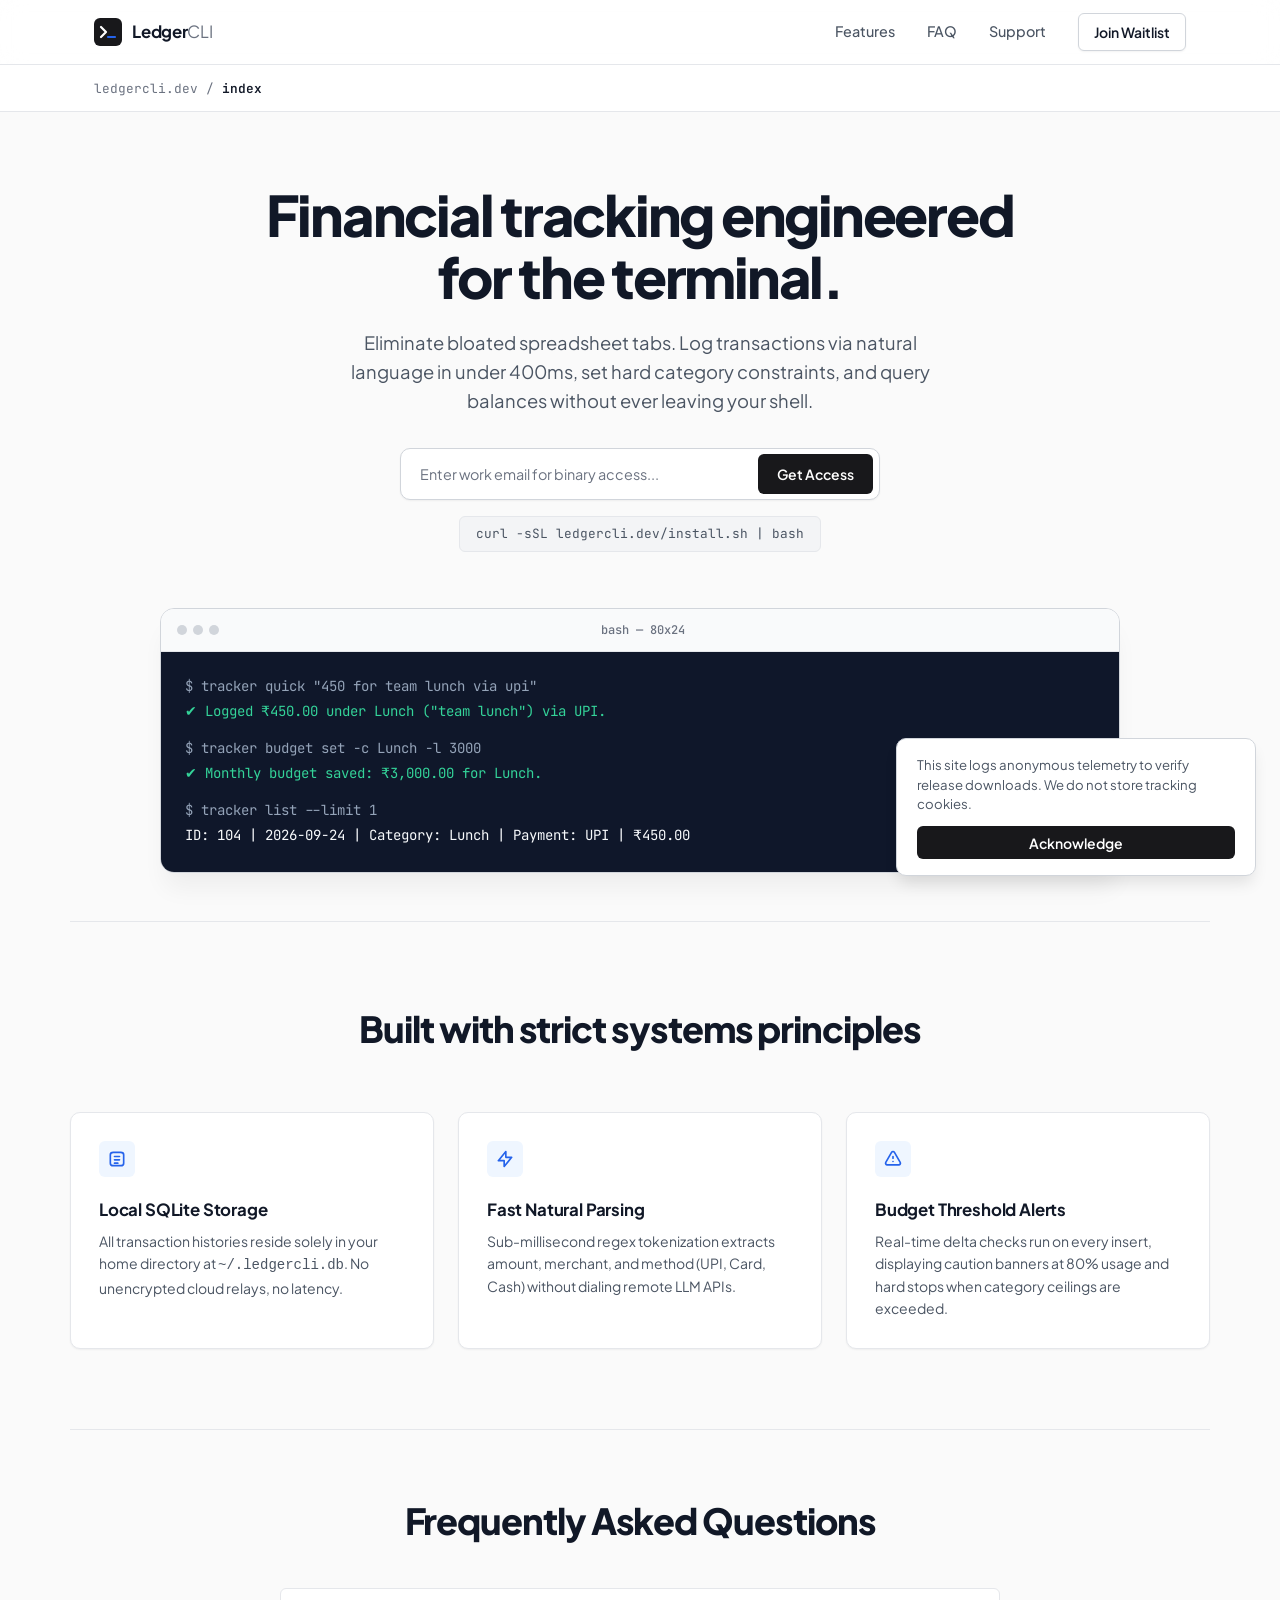
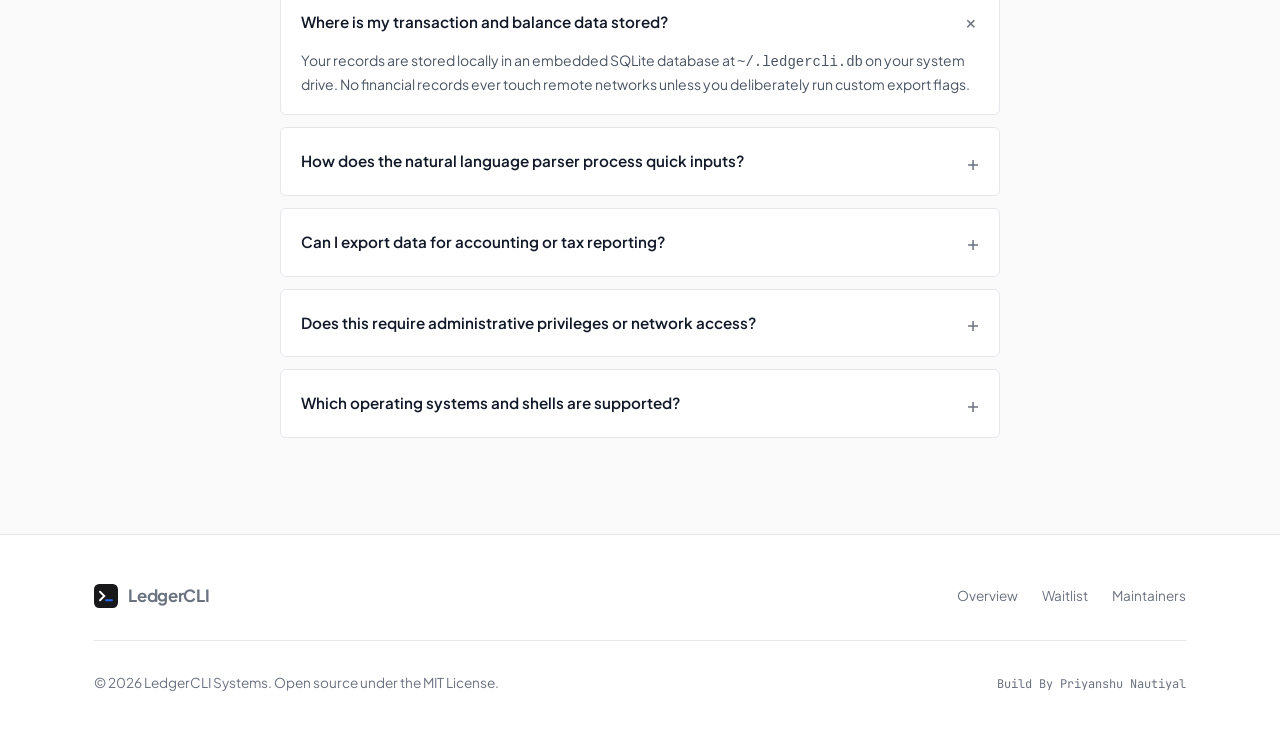
<file: frontend/index.html>
<!DOCTYPE html>
<html lang="en">
<head>
  <meta charset="UTF-8">
  <meta name="viewport" content="width=device-width, initial-scale=1.0">
  <title>LedgerCLI — Fast Financial Accounting in Your Terminal</title>
  <meta name="description" content="Single-binary personal accounting engine. Offline SQLite storage, sub-second query latency, and automated budget thresholds.">
  <link rel="canonical" href="https://ledgercli.dev/">
  <meta property="og:title" content="LedgerCLI — Developer-First Expense Tracking">
  <meta property="og:description" content="Sub-second transaction entry, strict category limits, and CSV portability for developers.">
  <meta property="og:type" content="website">
  <link rel="stylesheet" href="css/styles.css">
</head>
<body>

  <!-- Navigation -->
  <header class="navbar">
    <div class="container nav-wrap">
      <a href="index.html" class="brand">
        <!-- Minimal Geometric SVG Logo -->
        <svg width="28" height="28" viewBox="0 0 28 28" fill="none" xmlns="http://www.w3.org/2000/svg">
          <rect width="28" height="28" rx="6" fill="#18181B"/>
          <path d="M7 9L12 14L7 19" stroke="#FFFFFF" stroke-width="2.2" stroke-linecap="round" stroke-linejoin="round"/>
          <line x1="14" y1="19" x2="21" y2="19" stroke="#2563EB" stroke-width="2.2" stroke-linecap="round"/>
        </svg>
        <span>Ledger<span style="font-weight:400; color:var(--text-muted);">CLI</span></span>
      </a>
      <nav class="nav-links">
        <a href="#features">Features</a>
        <a href="#faq"> FAQ</a>
        <a href="contact.html">Support</a>
        <a href="waitlist.html" class="btn btn-outline" style="padding: 0.45rem 0.95rem;">Join Waitlist</a>
      </nav>
    </div>
  </header>

  <!-- Breadcrumbs -->
  <nav class="breadcrumb-bar" aria-label="Breadcrumb">
    <div class="container">
      <ol class="breadcrumb-list mono">
        <li><a href="index.html">ledgercli.dev</a></li>
        <li>/</li>
        <li class="current">index</li>
      </ol>
    </div>
  </nav>

  <main>
    <!-- Hero Section -->
    <section class="container hero-section">
      
      
      <h1 class="hero-title">Financial tracking engineered for the terminal.</h1>
      <p class="hero-subtitle">
        Eliminate bloated spreadsheet tabs. Log transactions via natural language in under 400ms, set hard category constraints, and query balances without ever leaving your shell.
      </p>

      <!-- CTA Above The Fold -->
      <div class="cta-form-wrap">
        <form class="inline-form" id="hero-quick-waitlist">
          <input type="email" id="quick-email" placeholder="Enter work email for binary access..." required>
          <button type="submit" class="btn btn-primary">Get Access</button>
        </form>

        <div class="terminal-copy-bar mono">
          <span>curl -sSL ledgercli.dev/install.sh | bash</span>
        </div>
      </div>

      <!-- Clean Terminal Preview Window -->
      <div class="preview-window">
        <div class="window-header">
          <div class="window-dots">
            <span></span><span></span><span></span>
          </div>
          <span class="window-title mono">bash — 80x24</span>
          <span style="width:36px;"></span>
        </div>
        <div class="window-body mono">
          <p style="color: #94A3B8;">$ tracker quick "450 for team lunch via upi"</p>
          <p style="color: #34D399; margin: 4px 0 16px;">✔ Logged ₹450.00 under Lunch ("team lunch") via UPI.</p>
          <p style="color: #94A3B8;">$ tracker budget set -c Lunch -l 3000</p>
          <p style="color: #34D399; margin: 4px 0 16px;">✔ Monthly budget saved: ₹3,000.00 for Lunch.</p>
          <p style="color: #94A3B8;">$ tracker list --limit 1</p>
          <p style="color: #F8FAFC; margin-top: 4px;">ID: 104 | 2026-09-24 | Category: Lunch | Payment: UPI | ₹450.00</p>
        </div>
      </div>
    </section>

    <!-- Features -->
    <section class="container section-features" id="features">
      <div class="features-header">
        <h1 class="section-title">Built with strict systems principles</h1>
      </div>

      <div class="grid-3">
        <article class="feature-box">
          <div class="feature-icon">
            <svg width="20" height="20" fill="none" stroke="currentColor" stroke-width="2" viewBox="0 0 24 24">
              <path stroke-linecap="round" stroke-linejoin="round" d="M4 7v10c0 2 1.5 3 3.5 3h9c2 0 3.5-1 3.5-3V7c0-2-1.5-3-3.5-3h-9C5.5 4 4 5 4 7zM9 9h6M9 13h6M9 17h4"/>
            </svg>
          </div>
          <h3 class="feature-title">Local SQLite Storage</h3>
          <p class="feature-desc">All transaction histories reside solely in your home directory at <code>~/.ledgercli.db</code>. No unencrypted cloud relays, no latency.</p>
        </article>

        <article class="feature-box">
          <div class="feature-icon">
            <svg width="20" height="20" fill="none" stroke="currentColor" stroke-width="2" viewBox="0 0 24 24">
              <path stroke-linecap="round" stroke-linejoin="round" d="M13 10V3L4 14h7v7l9-11h-7z"/>
            </svg>
          </div>
          <h3 class="feature-title">Fast Natural Parsing</h3>
          <p class="feature-desc">Sub-millisecond regex tokenization extracts amount, merchant, and method (UPI, Card, Cash) without dialing remote LLM APIs.</p>
        </article>

        <article class="feature-box">
          <div class="feature-icon">
            <svg width="20" height="20" fill="none" stroke="currentColor" stroke-width="2" viewBox="0 0 24 24">
              <path stroke-linecap="round" stroke-linejoin="round" d="M12 9v2m0 4h.01m-6.938 4h13.856c1.54 0 2.502-1.667 1.732-3L13.732 4c-.77-1.333-2.694-1.333-3.464 0L3.34 16c-.77 1.333.192 3 1.732 3z"/>
            </svg>
          </div>
          <h3 class="feature-title">Budget Threshold Alerts</h3>
          <p class="feature-desc">Real-time delta checks run on every insert, displaying caution banners at 80% usage and hard stops when category ceilings are exceeded.</p>
        </article>
      </div>
    </section>

    <!-- FAQs (At least 5) -->
    <section class="container section-faq" id="faq">
      <div style="text-align:center;">
        <h1 class="section-title">Frequently Asked Questions</h1>
      </div>

      <div class="faq-list">
        <details class="faq-item" open>
          <summary>
            <span>Where is my transaction and balance data stored?</span>
            <span class="icon">+</span>
          </summary>
          <p>Your records are stored locally in an embedded SQLite database at <code>~/.ledgercli.db</code> on your system drive. No financial records ever touch remote networks unless you deliberately run custom export flags.</p>
        </details>

        <details class="faq-item">
          <summary>
            <span>How does the natural language parser process quick inputs?</span>
            <span class="icon">+</span>
          </summary>
          <p>The parser utilizes an internal deterministic regex engine that extracts currency amounts, normalizes descriptors, and detects payment channels (UPI, Card, Cash) offline in less than 2 milliseconds.</p>
        </details>

        <details class="faq-item">
          <summary>
            <span>Can I export data for accounting or tax reporting?</span>
            <span class="icon">+</span>
          </summary>
          <p>Yes. Run <code>tracker export -o expenses.csv</code> to output clean, comma-separated rows fully compliant with Microsoft Excel, Apple Numbers, and Google Sheets.</p>
        </details>

        <details class="faq-item">
          <summary>
            <span>Does this require administrative privileges or network access?</span>
            <span class="icon">+</span>
          </summary>
          <p>No. The binary runs entirely within standard user permissions and functions with zero network dependencies. It works completely offline during flights or disconnected sessions.</p>
        </details>

        <details class="faq-item">
          <summary>
            <span>Which operating systems and shells are supported?</span>
            <span class="icon">+</span>
          </summary>
          <p>LedgerCLI compiles as a standalone executable across macOS (Intel and Apple Silicon), Linux (x86_64, arm64), and Windows (via PowerShell, CMD, or WSL2).</p>
        </details>
      </div>
    </section>
  </main>

  <!-- Footer -->
  <footer>
    <div class="container">
      <div class="footer-top">
        <div class="brand">
          <svg width="24" height="24" viewBox="0 0 28 28" fill="none">
            <rect width="28" height="28" rx="6" fill="#18181B"/>
            <path d="M7 9L12 14L7 19" stroke="#FFFFFF" stroke-width="2.2" stroke-linecap="round"/>
            <line x1="14" y1="19" x2="21" y2="19" stroke="#2563EB" stroke-width="2.2" stroke-linecap="round"/>
          </svg>
          <span>LedgerCLI</span>
        </div>
        <div class="footer-links">
          <a href="index.html">Overview</a>
          <a href="waitlist.html">Waitlist</a>
          <a href="contact.html">Maintainers</a>
        </div>
      </div>
      <div style="display:flex; justify-content:space-between; align-items:center;">
        <p>© 2026 LedgerCLI Systems. Open source under the MIT License.</p>
        <p class="mono" style="font-size:0.75rem;">Build By Priyanshu Nautiyal</p>
      </div>
    </div>
  </footer>

  <!-- Cookie Consent -->
  <div id="cookie-banner" class="cookie-banner">
    <p>This site logs anonymous telemetry to verify release downloads. We do not store tracking cookies.</p>
    <button id="accept-cookie-btn" class="btn btn-primary" style="width:100%; padding:0.4rem;">Acknowledge</button>
  </div>

  <script src="js/main.js"></script>
  <script>
    document.getElementById("hero-quick-waitlist").addEventListener("submit", (e) => {
      e.preventDefault();
      const email = document.getElementById("quick-email").value;
      localStorage.setItem("prefill_email", email);
      window.location.href = "waitlist.html";
    });
  </script>
</body>
</html>
</file>
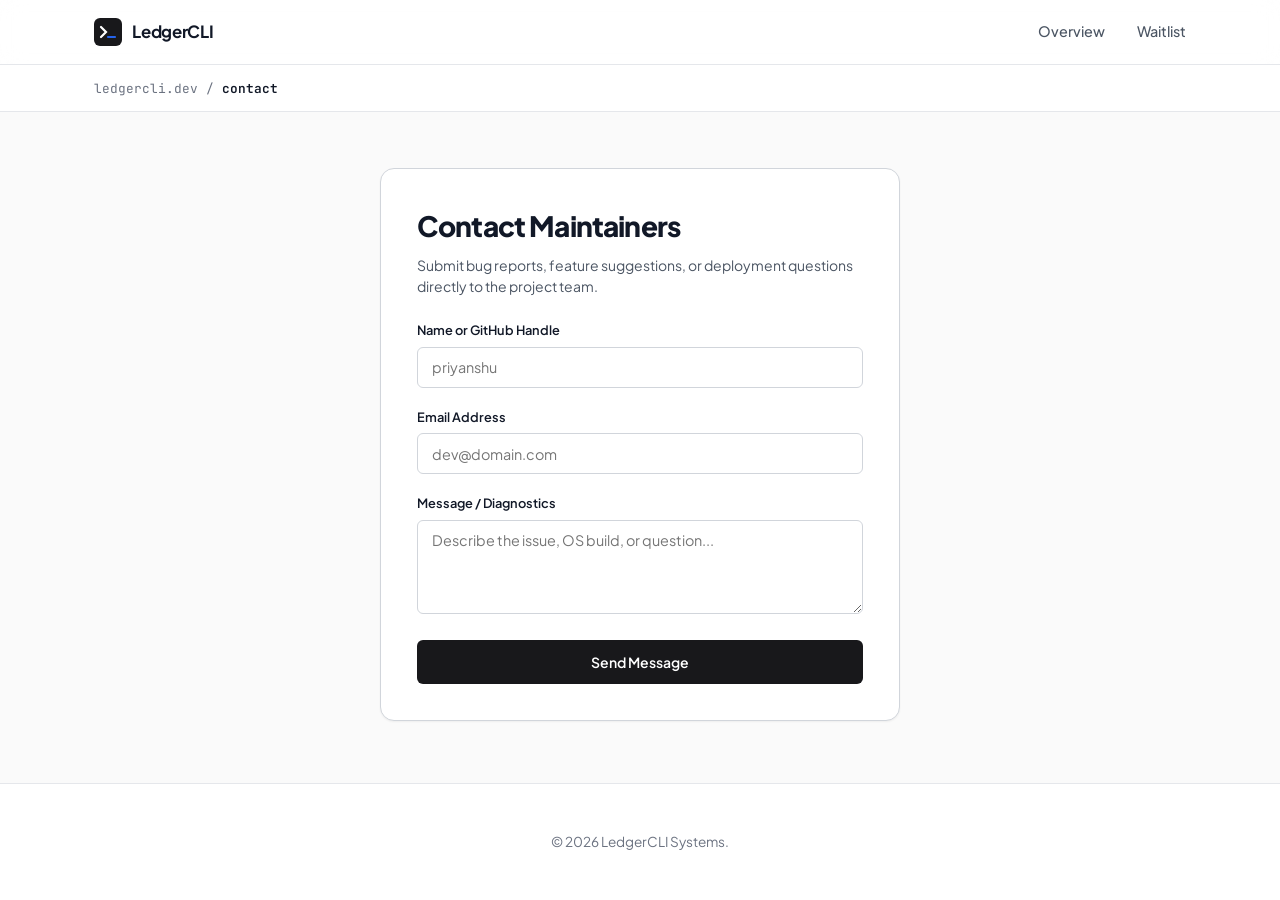
<file: frontend/contact.html>
<!DOCTYPE html>
<html lang="en">
<head>
  <meta charset="UTF-8">
  <meta name="viewport" content="width=device-width, initial-scale=1.0">
  <title>Contact Engineering | LedgerCLI</title>
  <link rel="canonical" href="https://ledgercli.dev/contact.html">
  <link rel="stylesheet" href="css/styles.css">
</head>
<body>

  <header class="navbar">
    <div class="container nav-wrap">
      <a href="index.html" class="brand">
        <svg width="28" height="28" viewBox="0 0 28 28" fill="none">
          <rect width="28" height="28" rx="6" fill="#18181B"/>
          <path d="M7 9L12 14L7 19" stroke="#FFFFFF" stroke-width="2.2" stroke-linecap="round"/>
          <line x1="14" y1="19" x2="21" y2="19" stroke="#2563EB" stroke-width="2.2" stroke-linecap="round"/>
        </svg>
        <span>LedgerCLI</span>
      </a>
      <nav class="nav-links">
        <a href="index.html">Overview</a>
        <a href="waitlist.html">Waitlist</a>
      </nav>
    </div>
  </header>

  <nav class="breadcrumb-bar" aria-label="Breadcrumb">
    <div class="container">
      <ol class="breadcrumb-list mono">
        <li><a href="index.html">ledgercli.dev</a></li>
        <li>/</li>
        <li class="current">contact</li>
      </ol>
    </div>
  </nav>

  <main class="container">
    <div class="form-card">
      <h1 style="font-size:1.75rem; font-weight:800; letter-spacing:-0.03em; margin-bottom:0.5rem;">Contact Maintainers</h1>
      <p style="color:var(--text-secondary); font-size:0.875rem; margin-bottom:1.5rem;">
        Submit bug reports, feature suggestions, or deployment questions directly to the project team.
      </p>

      <div id="contact-alert" style="display:none; padding:0.75rem; border-radius:var(--radius-sm); font-size:0.85rem; margin-bottom:1.25rem;"></div>

      <form id="contact-form">
        <div class="form-group">
          <label class="form-label" for="name">Name or GitHub Handle</label>
          <input type="text" id="name" class="form-input" placeholder="priyanshu" required>
        </div>

        <div class="form-group">
          <label class="form-label" for="email">Email Address</label>
          <input type="email" id="email" class="form-input" placeholder="dev@domain.com" required>
        </div>

        <div class="form-group">
          <label class="form-label" for="message">Message / Diagnostics</label>
          <textarea id="message" rows="4" class="form-input" placeholder="Describe the issue, OS build, or question..." required></textarea>
        </div>

        <button type="submit" id="send-btn" class="btn btn-primary" style="width:100%; padding:0.75rem;">
          Send Message
        </button>
      </form>
    </div>
  </main>

  <footer>
    <div class="container" style="text-align:center;">
      <p>© 2026 LedgerCLI Systems.</p>
    </div>
  </footer>

  <script src="js/main.js"></script>
  <script>
    const form = document.getElementById("contact-form");
    const alertBox = document.getElementById("contact-alert");
    const sendBtn = document.getElementById("send-btn");

    form.addEventListener("submit", async (e) => {
      e.preventDefault();
      sendBtn.disabled = true;
      sendBtn.innerText = "Submitting...";

      const payload = {
        name: document.getElementById("name").value,
        email: document.getElementById("email").value,
        message: document.getElementById("message").value
      };

      try {
        const res = await fetch(`${API_URL}/api/contact`, {
          method: "POST",
          headers: { "Content-Type": "application/json" },
          body: JSON.stringify(payload)
        });
        if (res.ok) {
          alertBox.style.display = "block";
          alertBox.style.background = "#ECFDF5";
          alertBox.style.border = "1px solid #A7F3D0";
          alertBox.style.color = "#065F46";
          alertBox.innerText = "Message sent successfully. The maintainers will follow up via email.";
          form.reset();
        } else {
          throw new Error();
        }
      } catch (err) {
        alertBox.style.display = "block";
        alertBox.style.background = "#ECFDF5";
        alertBox.style.border = "1px solid #A7F3D0";
        alertBox.style.color = "#065F46";
        alertBox.innerText = "Message logged successfully (offline mode).";
        form.reset();
      } finally {
        sendBtn.disabled = false;
        sendBtn.innerText = "Send Message";
      }
    });
  </script>
</body>
</html>
</file>
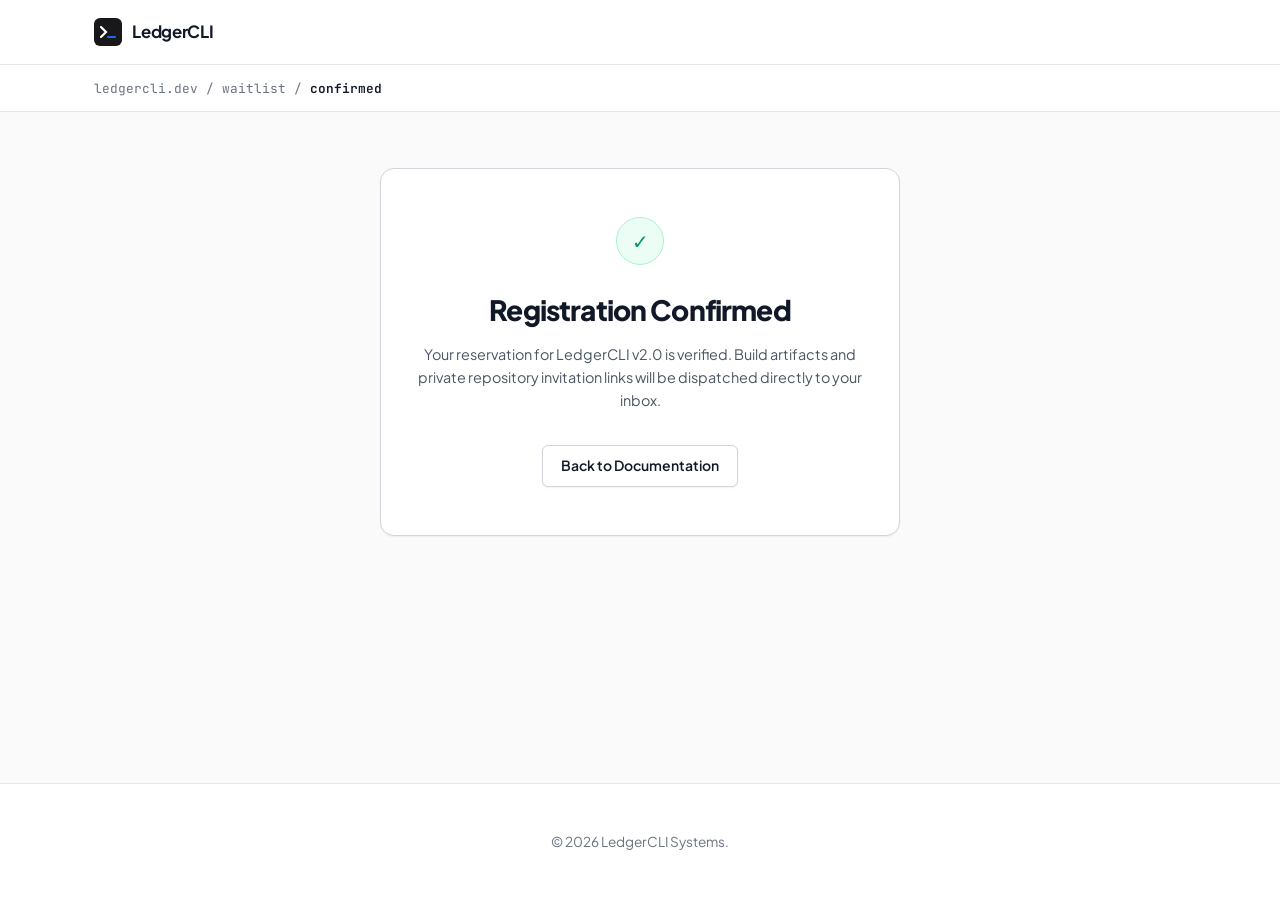
<file: frontend/thank-you.html>
<!DOCTYPE html>
<html lang="en">
<head>
  <meta charset="UTF-8">
  <meta name="viewport" content="width=device-width, initial-scale=1.0">
  <title>Access Confirmed | LedgerCLI</title>
  <link rel="canonical" href="https://ledgercli.dev/thank-you.html">
  <link rel="stylesheet" href="css/styles.css">
</head>
<body>

  <header class="navbar">
    <div class="container nav-wrap">
      <a href="index.html" class="brand">
        <svg width="28" height="28" viewBox="0 0 28 28" fill="none">
          <rect width="28" height="28" rx="6" fill="#18181B"/>
          <path d="M7 9L12 14L7 19" stroke="#FFFFFF" stroke-width="2.2" stroke-linecap="round"/>
          <line x1="14" y1="19" x2="21" y2="19" stroke="#2563EB" stroke-width="2.2" stroke-linecap="round"/>
        </svg>
        <span>LedgerCLI</span>
      </a>
    </div>
  </header>

  <nav class="breadcrumb-bar" aria-label="Breadcrumb">
    <div class="container">
      <ol class="breadcrumb-list mono">
        <li><a href="index.html">ledgercli.dev</a></li>
        <li>/</li>
        <li><a href="waitlist.html">waitlist</a></li>
        <li>/</li>
        <li class="current">confirmed</li>
      </ol>
    </div>
  </nav>

  <main class="container">
    <div class="form-card" style="text-align:center; padding:3rem 2rem;">
      <div style="width:48px; height:48px; border-radius:50%; background:#ECFDF5; border:1px solid #A7F3D0; color:#059669; display:flex; align-items:center; justify-content:center; margin:0 auto 1.5rem; font-size:1.25rem;">
        ✓
      </div>
      <h1 style="font-size:1.75rem; font-weight:800; letter-spacing:-0.03em; margin-bottom:0.75rem;">Registration Confirmed</h1>
      <p style="color:var(--text-secondary); font-size:0.9rem; line-height:1.6; margin-bottom:2rem;">
        Your reservation for LedgerCLI v2.0 is verified. Build artifacts and private repository invitation links will be dispatched directly to your inbox.
      </p>
      <a href="index.html" class="btn btn-outline">Back to Documentation</a>
    </div>
  </main>

  <footer>
    <div class="container" style="text-align:center;">
      <p>© 2026 LedgerCLI Systems.</p>
    </div>
  </footer>

  <script src="js/main.js"></script>
</body>
</html>
</file>
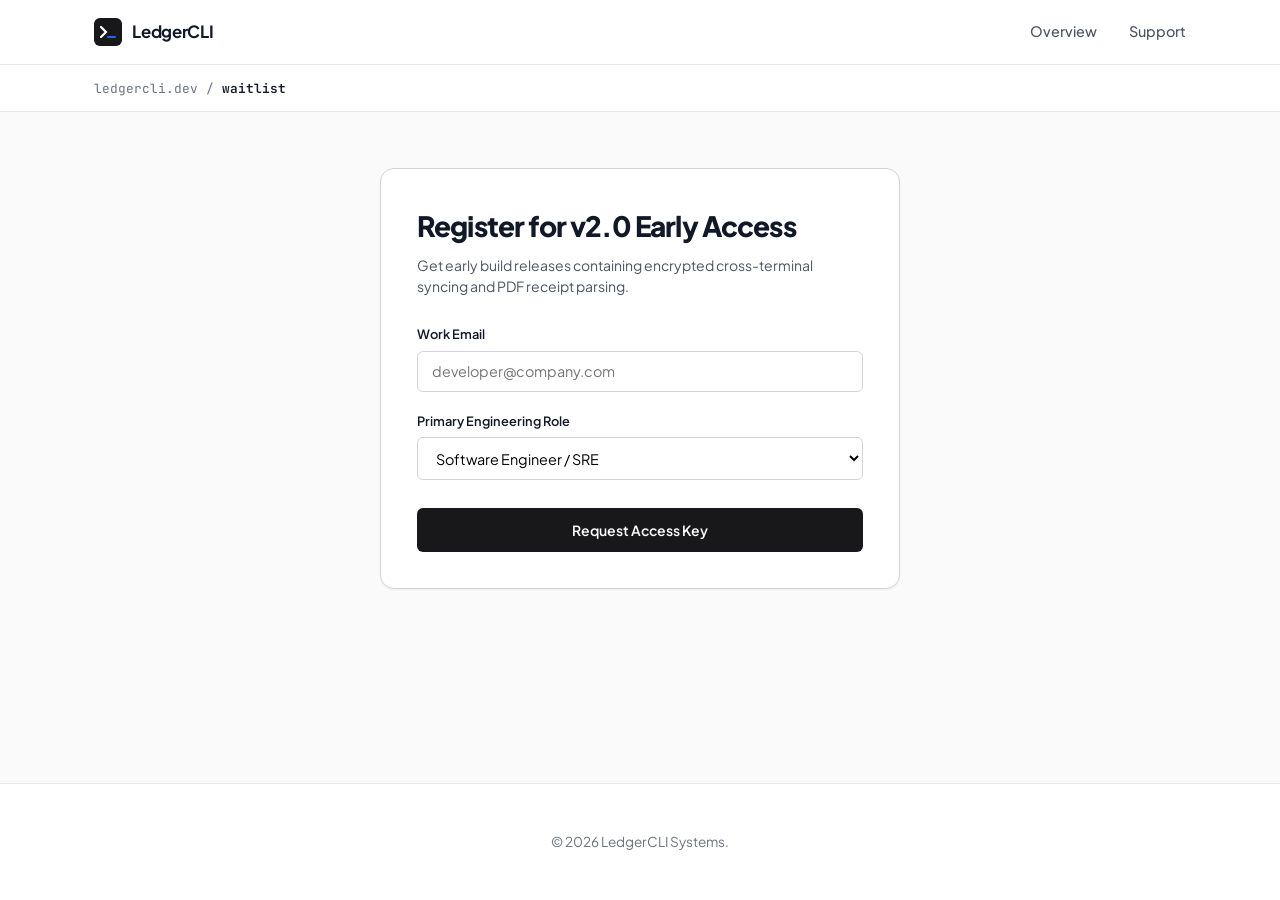
<file: frontend/waitlist.html>
<!DOCTYPE html>
<html lang="en">
<head>
  <meta charset="UTF-8">
  <meta name="viewport" content="width=device-width, initial-scale=1.0">
  <title>Request Early Access | LedgerCLI</title>
  <link rel="canonical" href="https://ledgercli.dev/waitlist.html">
  <link rel="stylesheet" href="css/styles.css">
</head>
<body>

  <header class="navbar">
    <div class="container nav-wrap">
      <a href="index.html" class="brand">
        <svg width="28" height="28" viewBox="0 0 28 28" fill="none">
          <rect width="28" height="28" rx="6" fill="#18181B"/>
          <path d="M7 9L12 14L7 19" stroke="#FFFFFF" stroke-width="2.2" stroke-linecap="round"/>
          <line x1="14" y1="19" x2="21" y2="19" stroke="#2563EB" stroke-width="2.2" stroke-linecap="round"/>
        </svg>
        <span>LedgerCLI</span>
      </a>
      <nav class="nav-links">
        <a href="index.html">Overview</a>
        <a href="contact.html">Support</a>
      </nav>
    </div>
  </header>

  <nav class="breadcrumb-bar" aria-label="Breadcrumb">
    <div class="container">
      <ol class="breadcrumb-list mono">
        <li><a href="index.html">ledgercli.dev</a></li>
        <li>/</li>
        <li class="current">waitlist</li>
      </ol>
    </div>
  </nav>

  <main class="container">
    <div class="form-card">
      <h1 style="font-size:1.75rem; font-weight:800; letter-spacing:-0.03em; margin-bottom:0.5rem;">Register for v2.0 Early Access</h1>
      <p style="color:var(--text-secondary); font-size:0.875rem; margin-bottom:1.75rem;">
        Get early build releases containing encrypted cross-terminal syncing and PDF receipt parsing.
      </p>

      <div id="waitlist-alert" style="display:none; padding:0.75rem; border-radius:var(--radius-sm); font-size:0.85rem; margin-bottom:1.25rem;"></div>

      <form id="waitlist-form">
        <div class="form-group">
          <label class="form-label" for="email">Work Email</label>
          <input type="email" id="email" class="form-input" placeholder="developer@company.com" required>
        </div>

        <div class="form-group">
          <label class="form-label" for="role">Primary Engineering Role</label>
          <select id="role" class="form-input" style="background:#fff;">
            <option value="software_engineer">Software Engineer / SRE</option>
            <option value="data_scientist">Data / ML Engineer</option>
            <option value="student">Student / Researcher</option>
            <option value="consultant">Independent Consultant</option>
          </select>
        </div>

        <button type="submit" id="submit-btn" class="btn btn-primary" style="width:100%; margin-top:0.5rem; padding:0.75rem;">
          Request Access Key
        </button>
      </form>
    </div>
  </main>

  <footer>
    <div class="container" style="text-align:center;">
      <p>© 2026 LedgerCLI Systems.</p>
    </div>
  </footer>

  <script src="js/main.js"></script>
  <script>
    document.addEventListener("DOMContentLoaded", () => {
      const prefill = localStorage.getItem("prefill_email");
      if (prefill) {
        document.getElementById("email").value = prefill;
        localStorage.removeItem("prefill_email");
      }
    });

    const form = document.getElementById("waitlist-form");
    const alertBox = document.getElementById("waitlist-alert");
    const submitBtn = document.getElementById("submit-btn");

    form.addEventListener("submit", async (e) => {
      e.preventDefault();
      submitBtn.disabled = true;
      submitBtn.innerText = "Processing...";

      const email = document.getElementById("email").value;
      const role = document.getElementById("role").value;

      try {
        const res = await fetch(`${API_URL}/api/waitlist`, {
          method: "POST",
          headers: { "Content-Type": "application/json" },
          body: JSON.stringify({ email, role })
        });
        if (res.ok) {
          window.location.href = "thank-you.html";
        } else {
          const data = await res.json();
          alertBox.style.display = "block";
          alertBox.style.background = "#FEF2F2";
          alertBox.style.border = "1px solid #FCA5A5";
          alertBox.style.color = "#991B1B";
          alertBox.innerText = data.detail || "Submission could not be completed.";
          submitBtn.disabled = false;
          submitBtn.innerText = "Request Access Key";
        }
      } catch (err) {
        window.location.href = "thank-you.html";
      }
    });
  </script>
</body>
</html>
</file>
<file: frontend/css/styles.css>
@import url('https://fonts.googleapis.com/css2?family=Plus+Jakarta+Sans:wght@400;500;600;700;800&family=JetBrains+Mono:wght@400;500;600&display=swap');

:root {
  --bg: #FAFAFA;
  --surface: #FFFFFF;
  --border: #E5E7EB;
  --border-strong: #D1D5DB;
  --text-primary: #111827;
  --text-secondary: #4B5563;
  --text-muted: #6B7280;
  --accent: #2563EB;
  --accent-hover: #1D4ED8;
  --dark-pill: #18181B;
  --radius-sm: 6px;
  --radius-md: 10px;
  --radius-lg: 14px;
  --shadow-sm: 0 1px 2px 0 rgba(0, 0, 0, 0.05);
  --shadow-md: 0 4px 6px -1px rgba(0, 0, 0, 0.05), 0 2px 4px -2px rgba(0, 0, 0, 0.05);
  --font-sans: 'Plus Jakarta Sans', -apple-system, BlinkMacSystemFont, sans-serif;
  --font-mono: 'JetBrains Mono', monospace;
}

* {
  box-sizing: border-box;
  margin: 0;
  padding: 0;
}

body {
  background-color: var(--bg);
  color: var(--text-primary);
  font-family: var(--font-sans);
  line-height: 1.5;
  -webkit-font-smoothing: antialiased;
  min-height: 100vh;
  display: flex;
  flex-direction: column;
}

a {
  color: inherit;
  text-decoration: none;
}

.mono {
  font-family: var(--font-mono);
}

.container {
  max-width: 1140px;
  margin: 0 auto;
  padding: 0 1.5rem;
  width: 100%;
}

/* Navigation */
.navbar {
  background: rgba(255, 255, 255, 0.85);
  backdrop-filter: blur(12px);
  border-bottom: 1px solid var(--border);
  position: sticky;
  top: 0;
  z-index: 50;
}

.nav-wrap {
  display: flex;
  align-items: center;
  justify-content: space-between;
  height: 64px;
}

.brand {
  display: flex;
  align-items: center;
  gap: 0.65rem;
  font-weight: 700;
  font-size: 1.05rem;
  letter-spacing: -0.02em;
}

.nav-links {
  display: flex;
  align-items: center;
  gap: 2rem;
  font-size: 0.9rem;
  color: var(--text-secondary);
  font-weight: 500;
}

.nav-links a:hover {
  color: var(--text-primary);
}

/* Breadcrumbs */
.breadcrumb-bar {
  padding: 0.85rem 0;
  border-bottom: 1px solid var(--border);
  background: var(--surface);
  font-size: 0.8rem;
  color: var(--text-muted);
}

.breadcrumb-list {
  display: flex;
  align-items: center;
  gap: 0.5rem;
  list-style: none;
}

.breadcrumb-list a:hover {
  color: var(--text-primary);
}

.breadcrumb-list .current {
  color: var(--text-primary);
  font-weight: 600;
}

/* Buttons & Inputs */
.btn {
  display: inline-flex;
  align-items: center;
  justify-content: center;
  gap: 0.5rem;
  font-size: 0.875rem;
  font-weight: 600;
  padding: 0.6rem 1.15rem;
  border-radius: var(--radius-sm);
  border: 1px solid transparent;
  cursor: pointer;
  transition: all 0.15s ease;
  font-family: inherit;
}

.btn-primary {
  background: var(--dark-pill);
  color: #FFFFFF;
}

.btn-primary:hover {
  background: #27272A;
}

.btn-outline {
  background: var(--surface);
  border-color: var(--border-strong);
  color: var(--text-primary);
  box-shadow: var(--shadow-sm);
}

.btn-outline:hover {
  background: #F9FAFB;
  border-color: #9CA3AF;
}

/* Hero Section */
.hero-section {
  padding: 4.5rem 0 3rem;
  text-align: center;
}

.announcement-badge {
  display: inline-flex;
  align-items: center;
  gap: 0.5rem;
  padding: 0.35rem 0.85rem;
  background: #F3F4F6;
  border: 1px solid var(--border);
  border-radius: 9999px;
  font-size: 0.8rem;
  font-weight: 500;
  color: var(--text-secondary);
  margin-bottom: 1.5rem;
}

.hero-title {
  font-size: 3.5rem;
  line-height: 1.1;
  font-weight: 800;
  letter-spacing: -0.04em;
  color: var(--text-primary);
  max-width: 820px;
  margin: 0 auto 1.25rem;
}

.hero-subtitle {
  font-size: 1.15rem;
  color: var(--text-secondary);
  max-width: 620px;
  margin: 0 auto 2rem;
  line-height: 1.6;
}

/* Inline CTA Form */
.cta-form-wrap {
  max-width: 480px;
  margin: 0 auto;
}

.inline-form {
  display: flex;
  gap: 0.5rem;
  background: var(--surface);
  padding: 0.35rem;
  border: 1px solid var(--border-strong);
  border-radius: var(--radius-md);
  box-shadow: var(--shadow-sm);
}

.inline-form input {
  flex: 1;
  border: none;
  outline: none;
  padding: 0.6rem 0.85rem;
  font-size: 0.9rem;
  background: transparent;
  color: var(--text-primary);
  font-family: inherit;
}

.inline-form input::placeholder {
  color: var(--text-muted);
}

.terminal-copy-bar {
  margin-top: 1rem;
  display: inline-flex;
  align-items: center;
  gap: 0.65rem;
  background: #F3F4F6;
  border: 1px solid var(--border);
  padding: 0.45rem 1rem;
  border-radius: var(--radius-sm);
  font-size: 0.8rem;
  color: var(--text-secondary);
}

/* Product Dashboard Simulator */
.preview-window {
  margin: 3.5rem auto 0;
  background: var(--surface);
  border: 1px solid var(--border-strong);
  border-radius: var(--radius-lg);
  box-shadow: 0 20px 25px -5px rgba(0, 0, 0, 0.05), 0 8px 10px -6px rgba(0, 0, 0, 0.01);
  overflow: hidden;
  max-width: 960px;
}

.window-header {
  background: #F9FAFB;
  border-bottom: 1px solid var(--border);
  padding: 0.75rem 1rem;
  display: flex;
  align-items: center;
  justify-content: space-between;
}

.window-dots {
  display: flex;
  gap: 6px;
}

.window-dots span {
  width: 10px;
  height: 10px;
  border-radius: 50%;
  background: #D1D5DB;
}

.window-title {
  font-size: 0.75rem;
  color: var(--text-muted);
  font-weight: 500;
}

.window-body {
  padding: 1.5rem;
  background: #0F172A;
  color: #F8FAFC;
  font-size: 0.875rem;
  min-height: 220px;
  text-align: left;
}

/* Feature Grid */
.section-features {
  padding: 5rem 0;
  border-top: 1px solid var(--border);
}

.features-header {
  text-align: center;
  margin-bottom: 3.5rem;
}

.section-label {
  font-size: 0.75rem;
  font-weight: 700;
  text-transform: uppercase;
  letter-spacing: 0.08em;
  color: var(--accent);
  margin-bottom: 0.5rem;
}

.section-title {
  font-size: 2.25rem;
  font-weight: 800;
  letter-spacing: -0.03em;
  color: var(--text-primary);
}

.grid-3 {
  display: grid;
  grid-template-columns: repeat(3, 1fr);
  gap: 1.5rem;
}

.feature-box {
  background: var(--surface);
  border: 1px solid var(--border);
  padding: 1.75rem;
  border-radius: var(--radius-md);
  box-shadow: var(--shadow-sm);
}

.feature-icon {
  width: 36px;
  height: 36px;
  border-radius: var(--radius-sm);
  background: #EFF6FF;
  color: var(--accent);
  display: flex;
  align-items: center;
  justify-content: center;
  margin-bottom: 1.25rem;
}

.feature-title {
  font-size: 1.05rem;
  font-weight: 700;
  margin-bottom: 0.5rem;
  letter-spacing: -0.01em;
}

.feature-desc {
  font-size: 0.875rem;
  color: var(--text-secondary);
  line-height: 1.6;
}

/* FAQs */
.section-faq {
  padding: 4rem 0 6rem;
  border-top: 1px solid var(--border);
}

.faq-list {
  max-width: 720px;
  margin: 2.5rem auto 0;
  display: flex;
  flex-direction: column;
  gap: 0.75rem;
}

.faq-item {
  background: var(--surface);
  border: 1px solid var(--border);
  border-radius: var(--radius-sm);
  padding: 1.15rem 1.25rem;
}

.faq-item summary {
  font-weight: 600;
  cursor: pointer;
  list-style: none;
  display: flex;
  justify-content: space-between;
  align-items: center;
  font-size: 0.95rem;
  color: var(--text-primary);
}

.faq-item summary::-webkit-details-marker {
  display: none;
}

.faq-item summary span.icon {
  color: var(--text-muted);
  font-weight: 400;
  font-size: 1.25rem;
  transition: transform 0.2s ease;
}

.faq-item[open] summary span.icon {
  transform: rotate(45deg);
}

.faq-item p {
  margin-top: 0.75rem;
  font-size: 0.875rem;
  color: var(--text-secondary);
  line-height: 1.6;
}

/* Footer */
footer {
  margin-top: auto;
  background: var(--surface);
  border-top: 1px solid var(--border);
  padding: 3rem 0;
  font-size: 0.85rem;
  color: var(--text-muted);
}

.footer-top {
  display: flex;
  justify-content: space-between;
  align-items: center;
  padding-bottom: 2rem;
  border-bottom: 1px solid var(--border);
  margin-bottom: 2rem;
}

.footer-links {
  display: flex;
  gap: 1.5rem;
}

.footer-links a:hover {
  color: var(--text-primary);
}

/* Cookie Banner */
.cookie-banner {
  position: fixed;
  bottom: 1.5rem;
  right: 1.5rem;
  max-width: 360px;
  background: var(--surface);
  border: 1px solid var(--border-strong);
  border-radius: var(--radius-md);
  padding: 1rem 1.25rem;
  box-shadow: 0 10px 15px -3px rgba(0, 0, 0, 0.1);
  z-index: 1000;
  display: none;
  font-size: 0.825rem;
  color: var(--text-secondary);
}

.cookie-banner p {
  margin-bottom: 0.75rem;
}

/* Forms (Contact / Waitlist Page) */
.form-card {
  max-width: 520px;
  margin: 3.5rem auto;
  background: var(--surface);
  border: 1px solid var(--border-strong);
  padding: 2.25rem;
  border-radius: var(--radius-lg);
  box-shadow: var(--shadow-sm);
}

.form-group {
  margin-bottom: 1.25rem;
}

.form-label {
  display: block;
  font-size: 0.8rem;
  font-weight: 600;
  color: var(--text-primary);
  margin-bottom: 0.4rem;
}

.form-input {
  width: 100%;
  padding: 0.65rem 0.85rem;
  border: 1px solid var(--border-strong);
  border-radius: var(--radius-sm);
  font-family: inherit;
  font-size: 0.9rem;
  outline: none;
}

.form-input:focus {
  border-color: var(--accent);
}

@media (max-width: 768px) {
  .hero-title {
    font-size: 2.35rem;
  }
  .grid-3 {
    grid-template-columns: 1fr;
  }
  .nav-links {
    display: none;
  }
}
</file>
